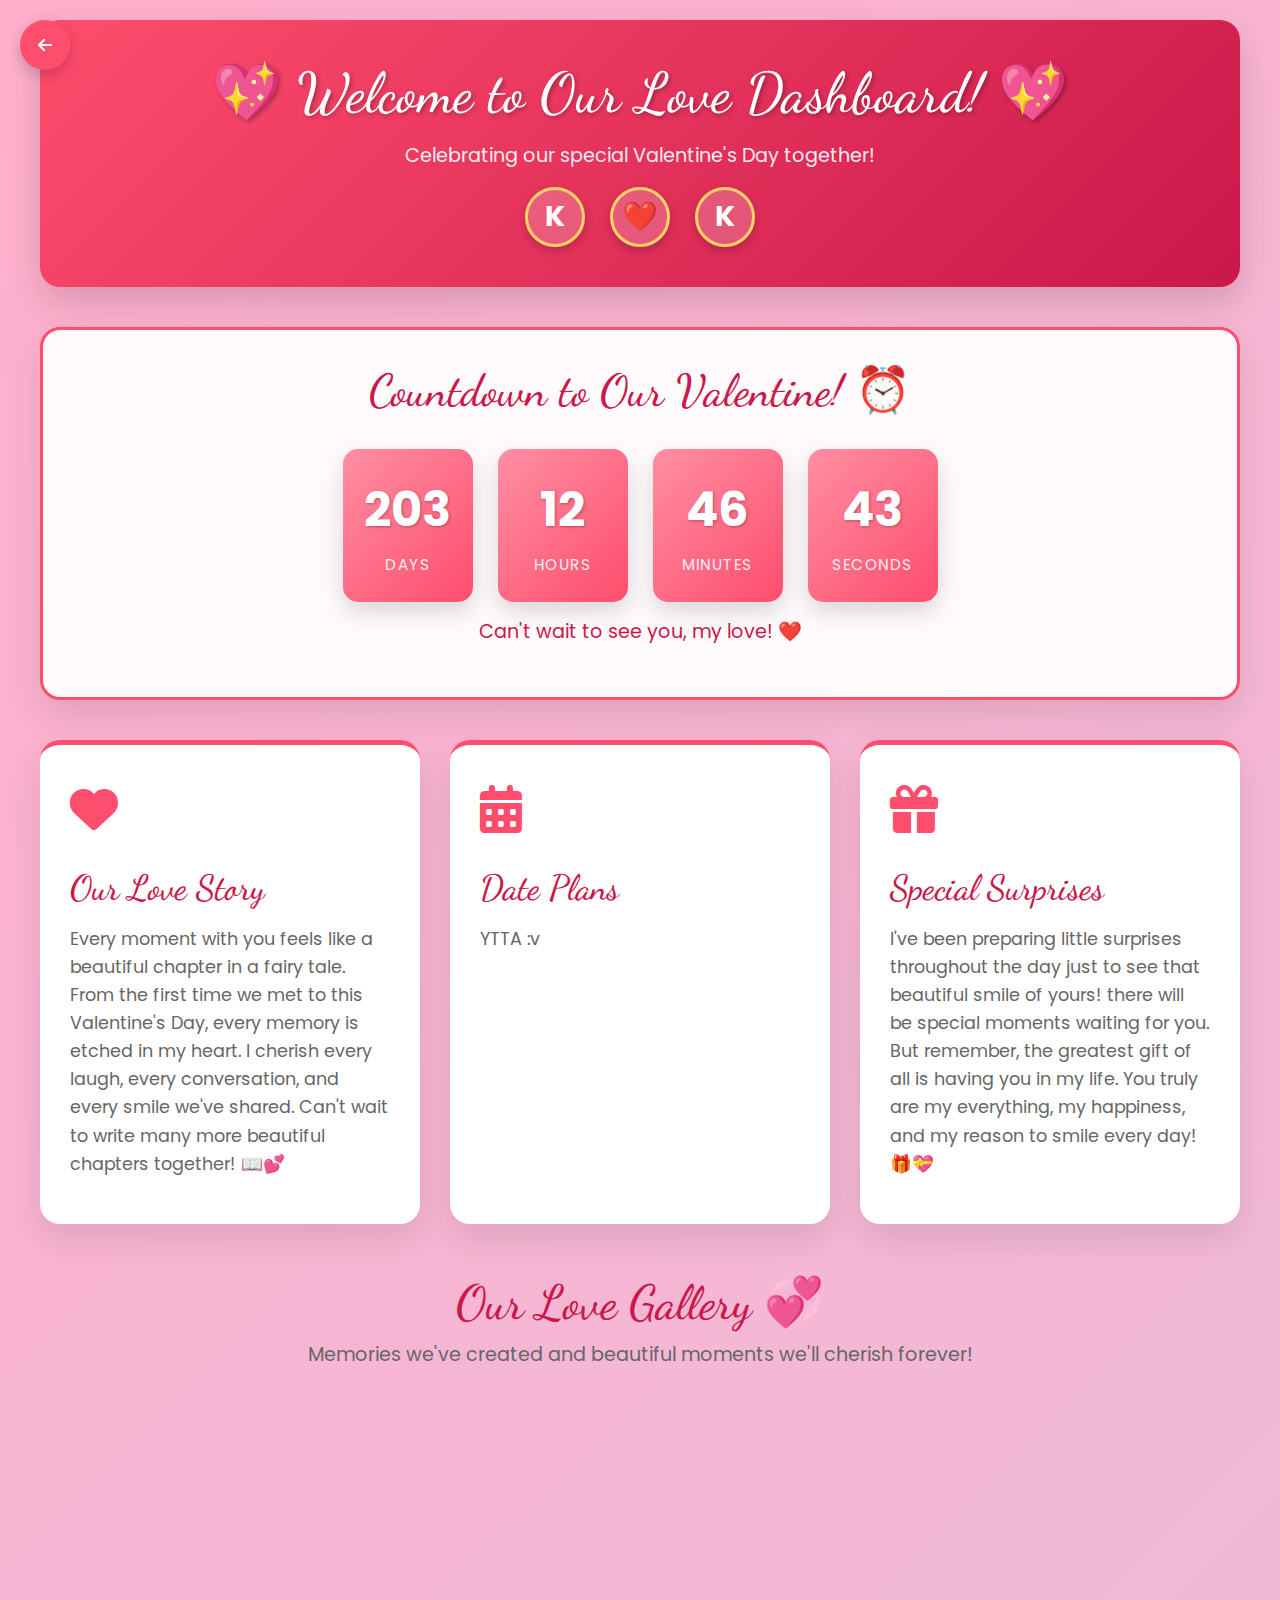
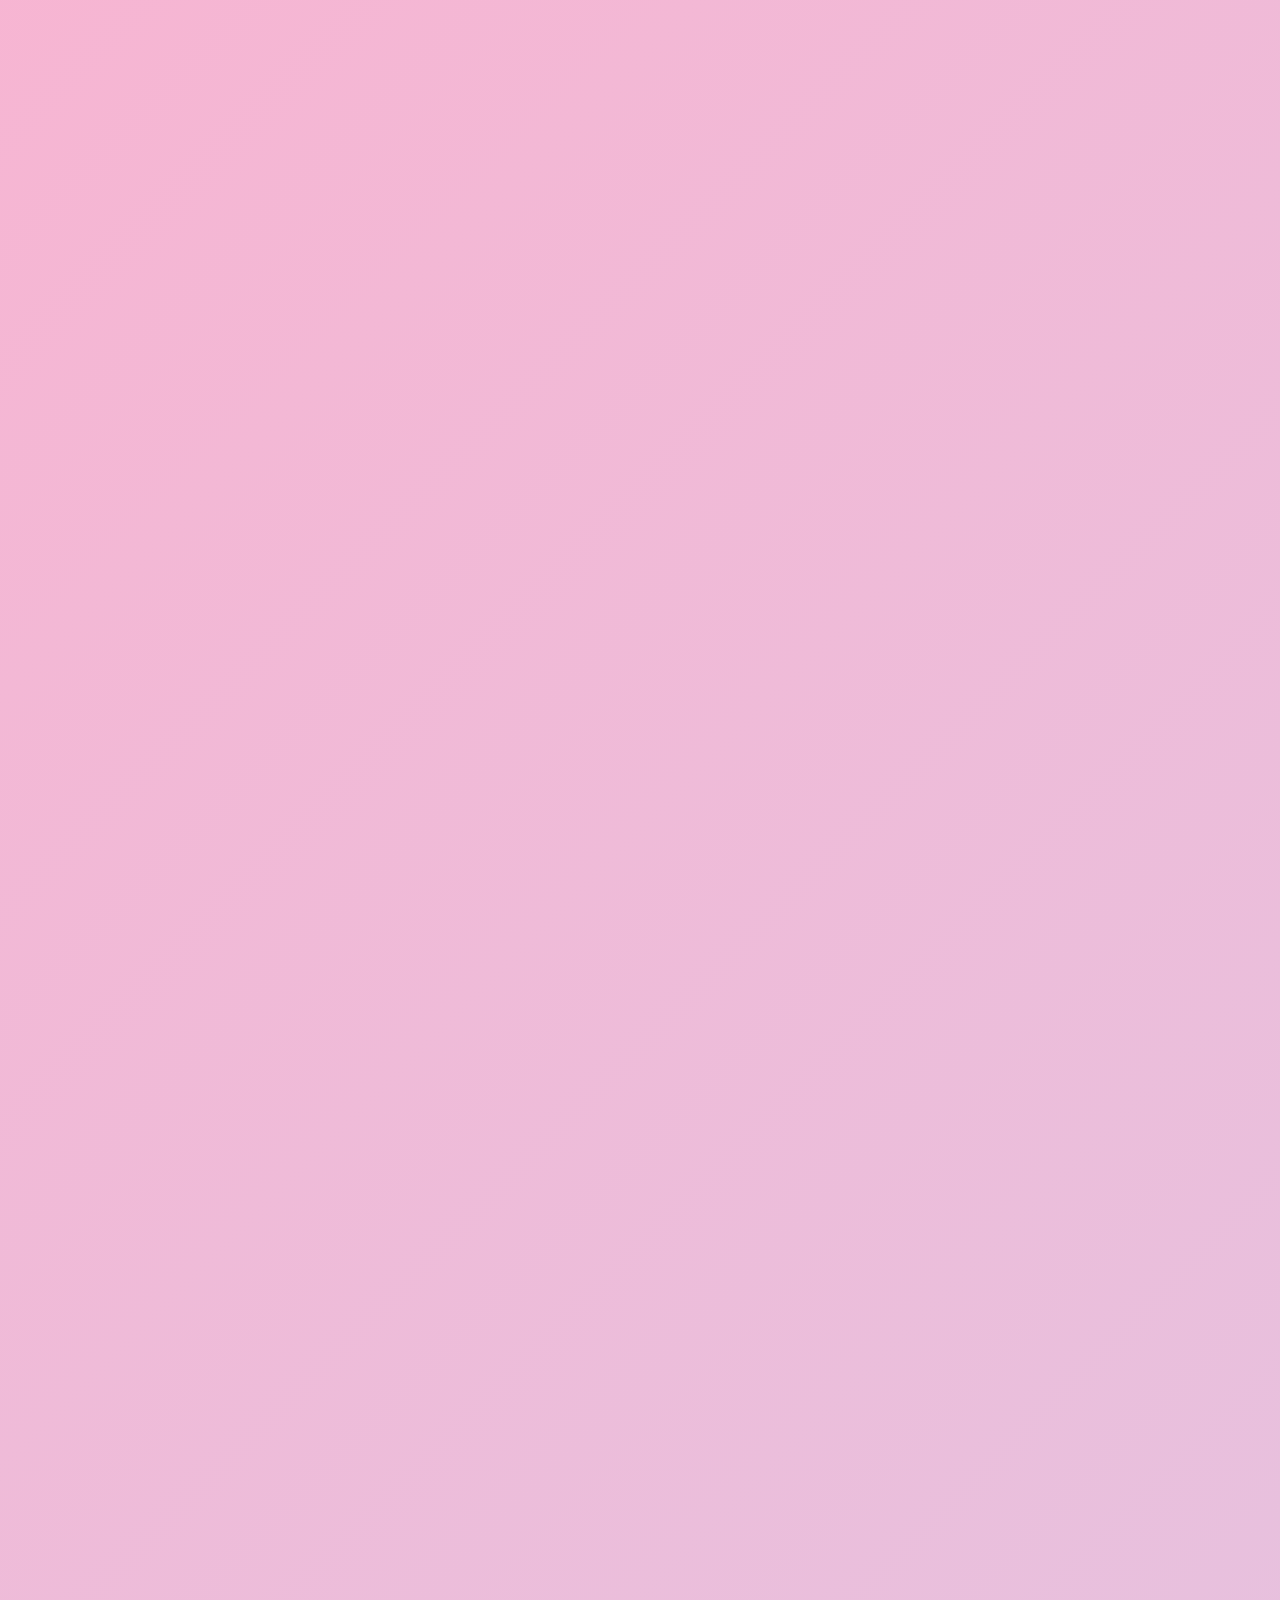
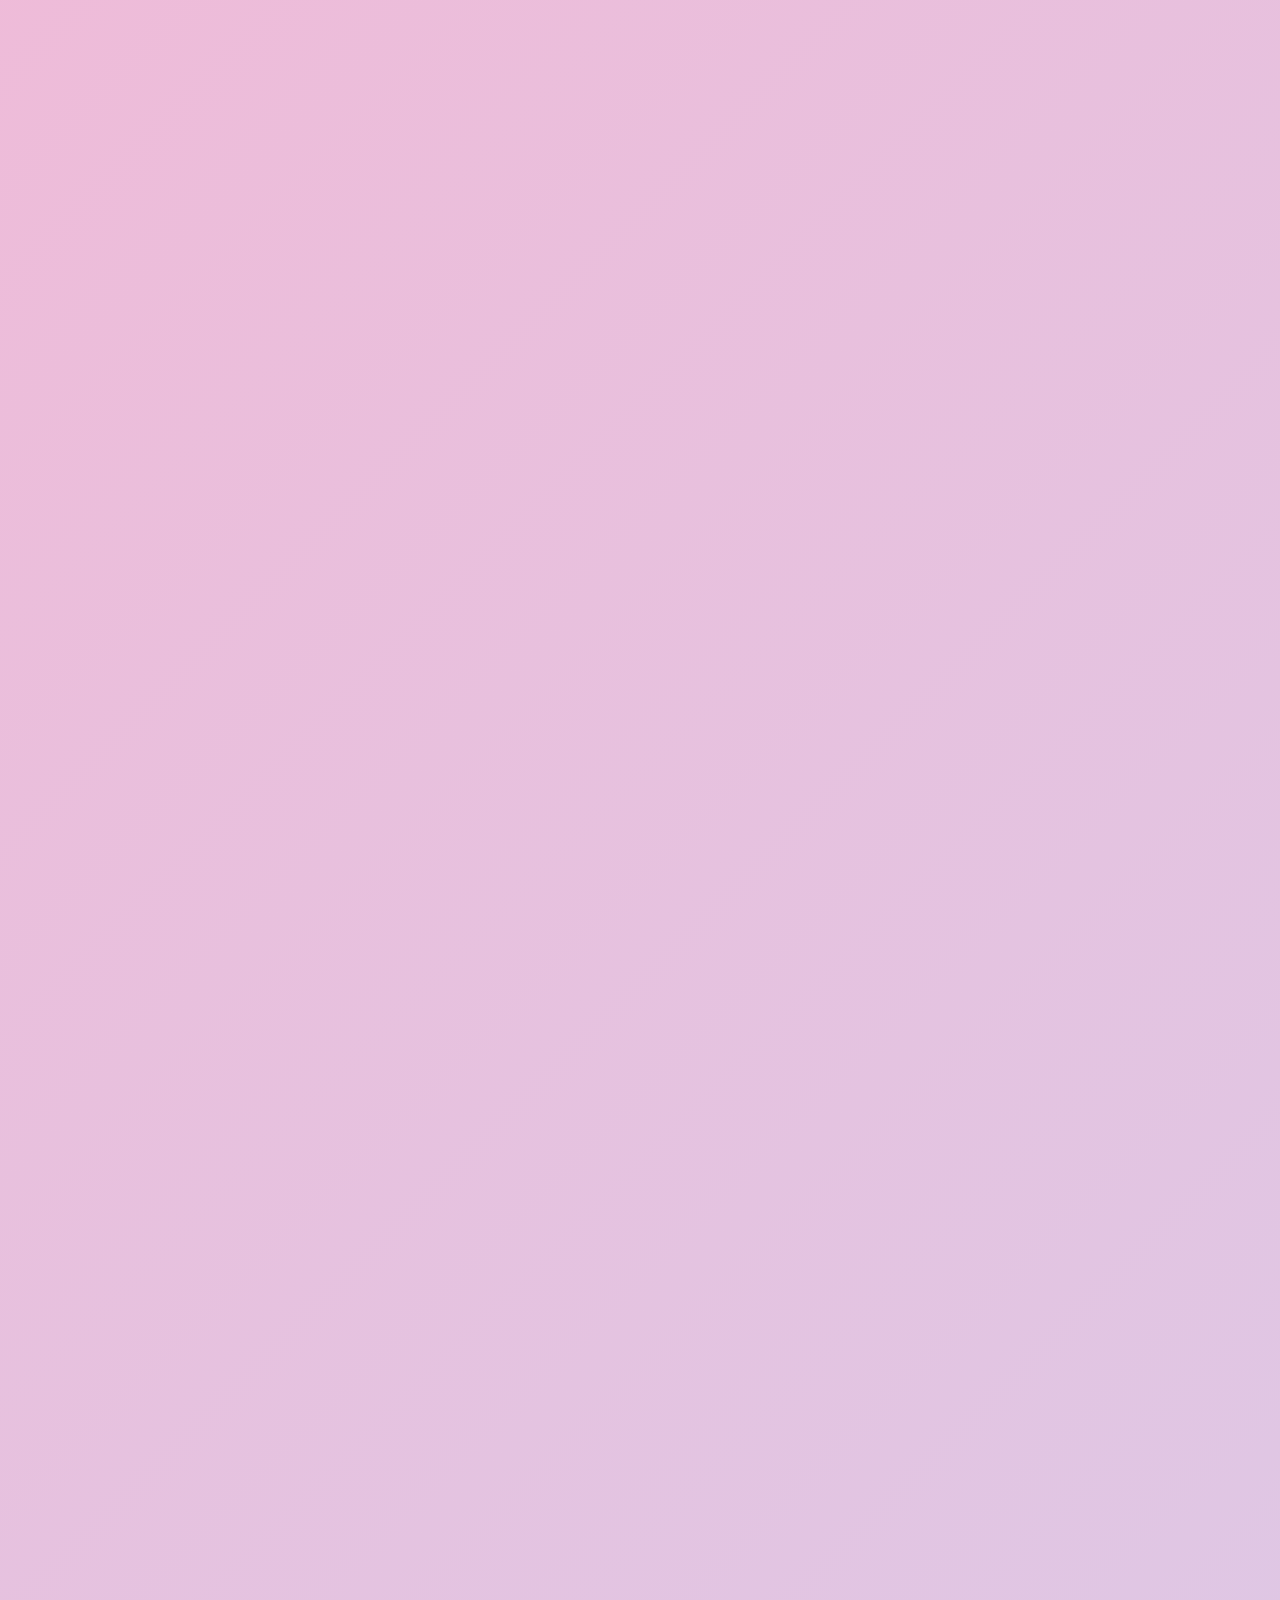
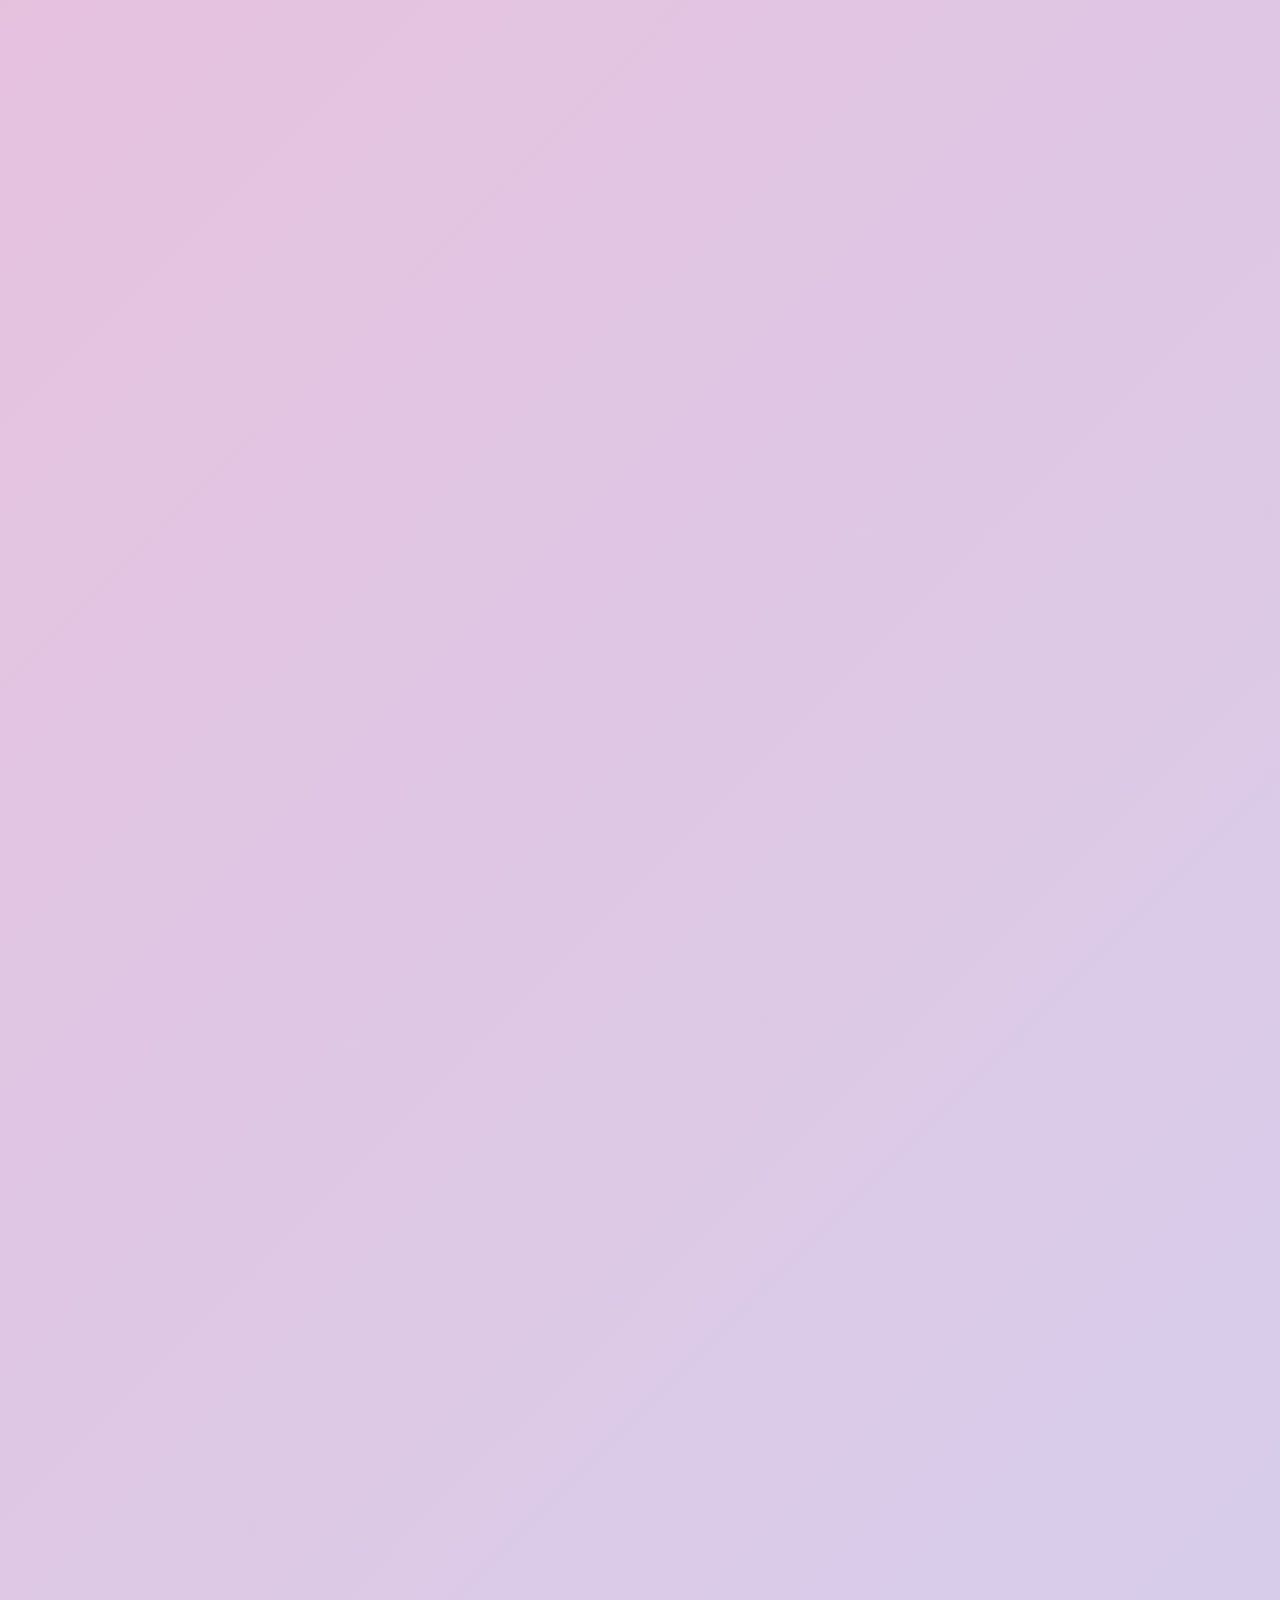
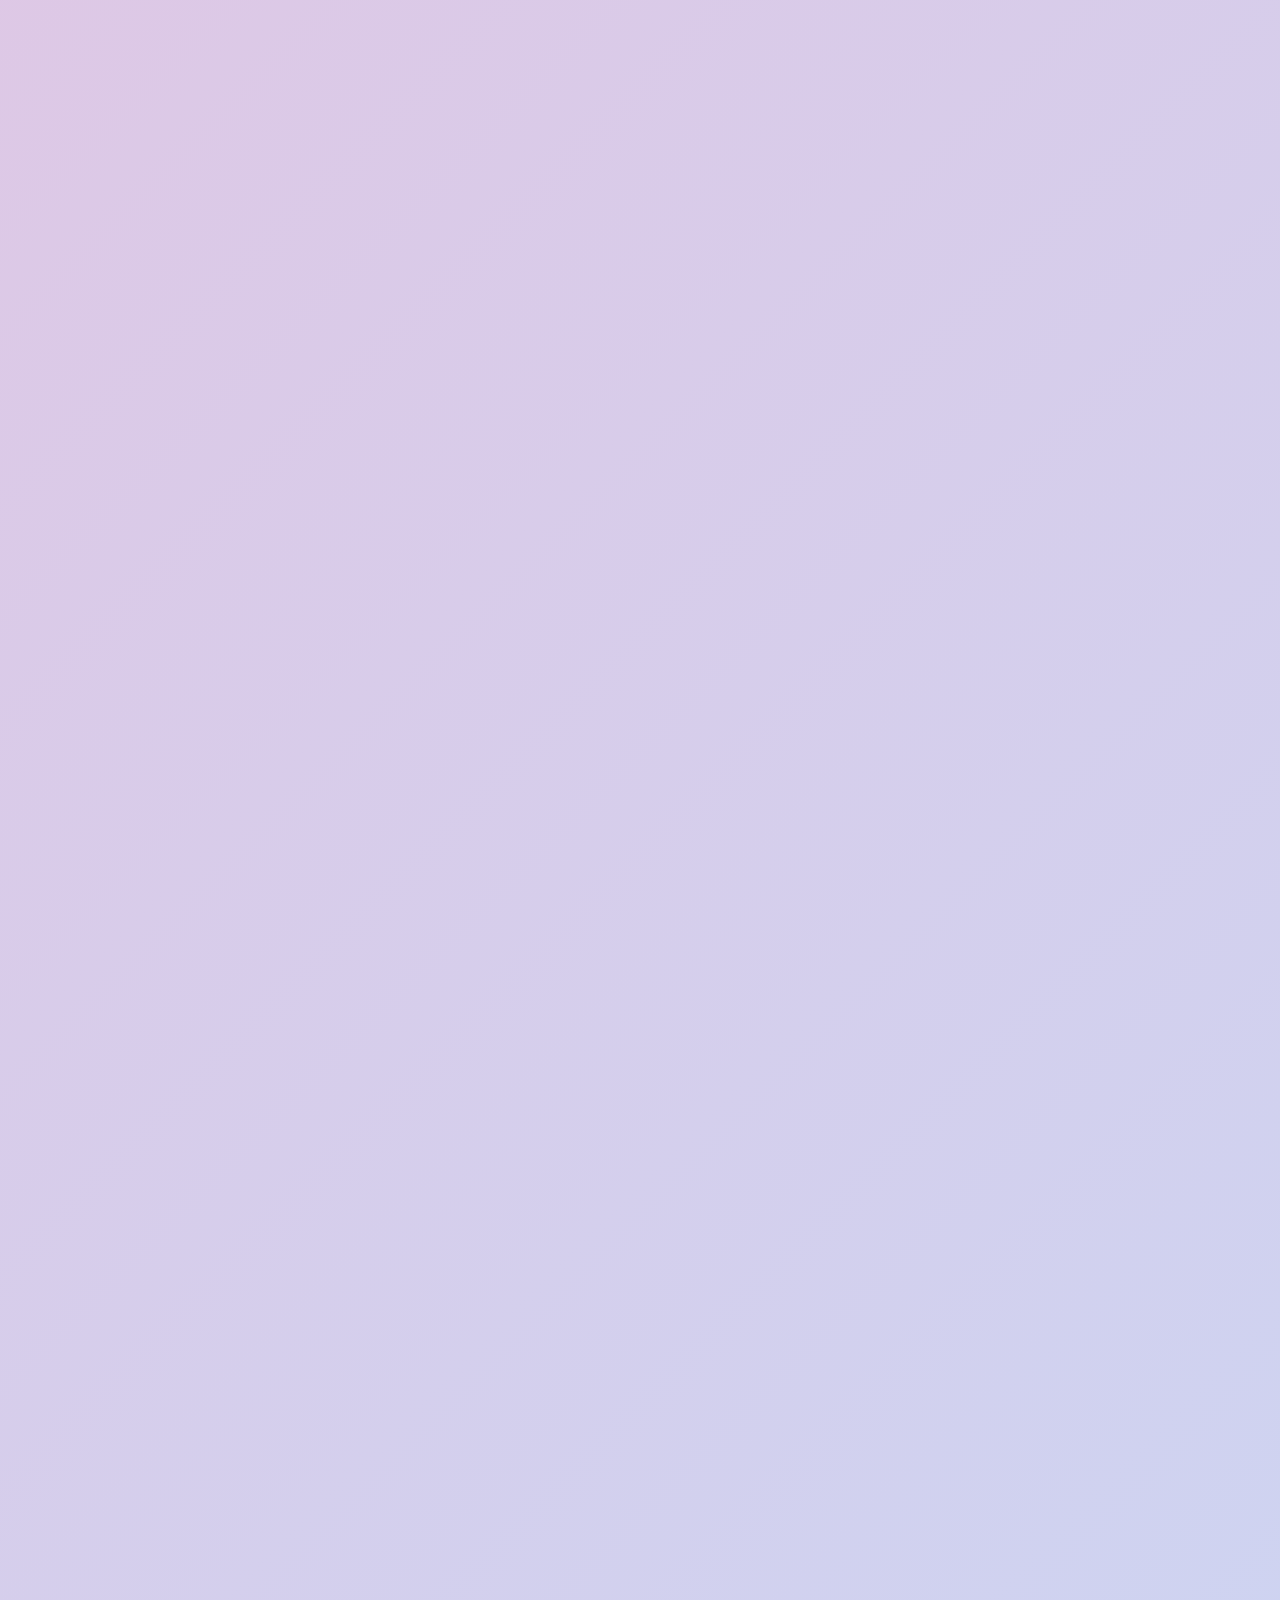
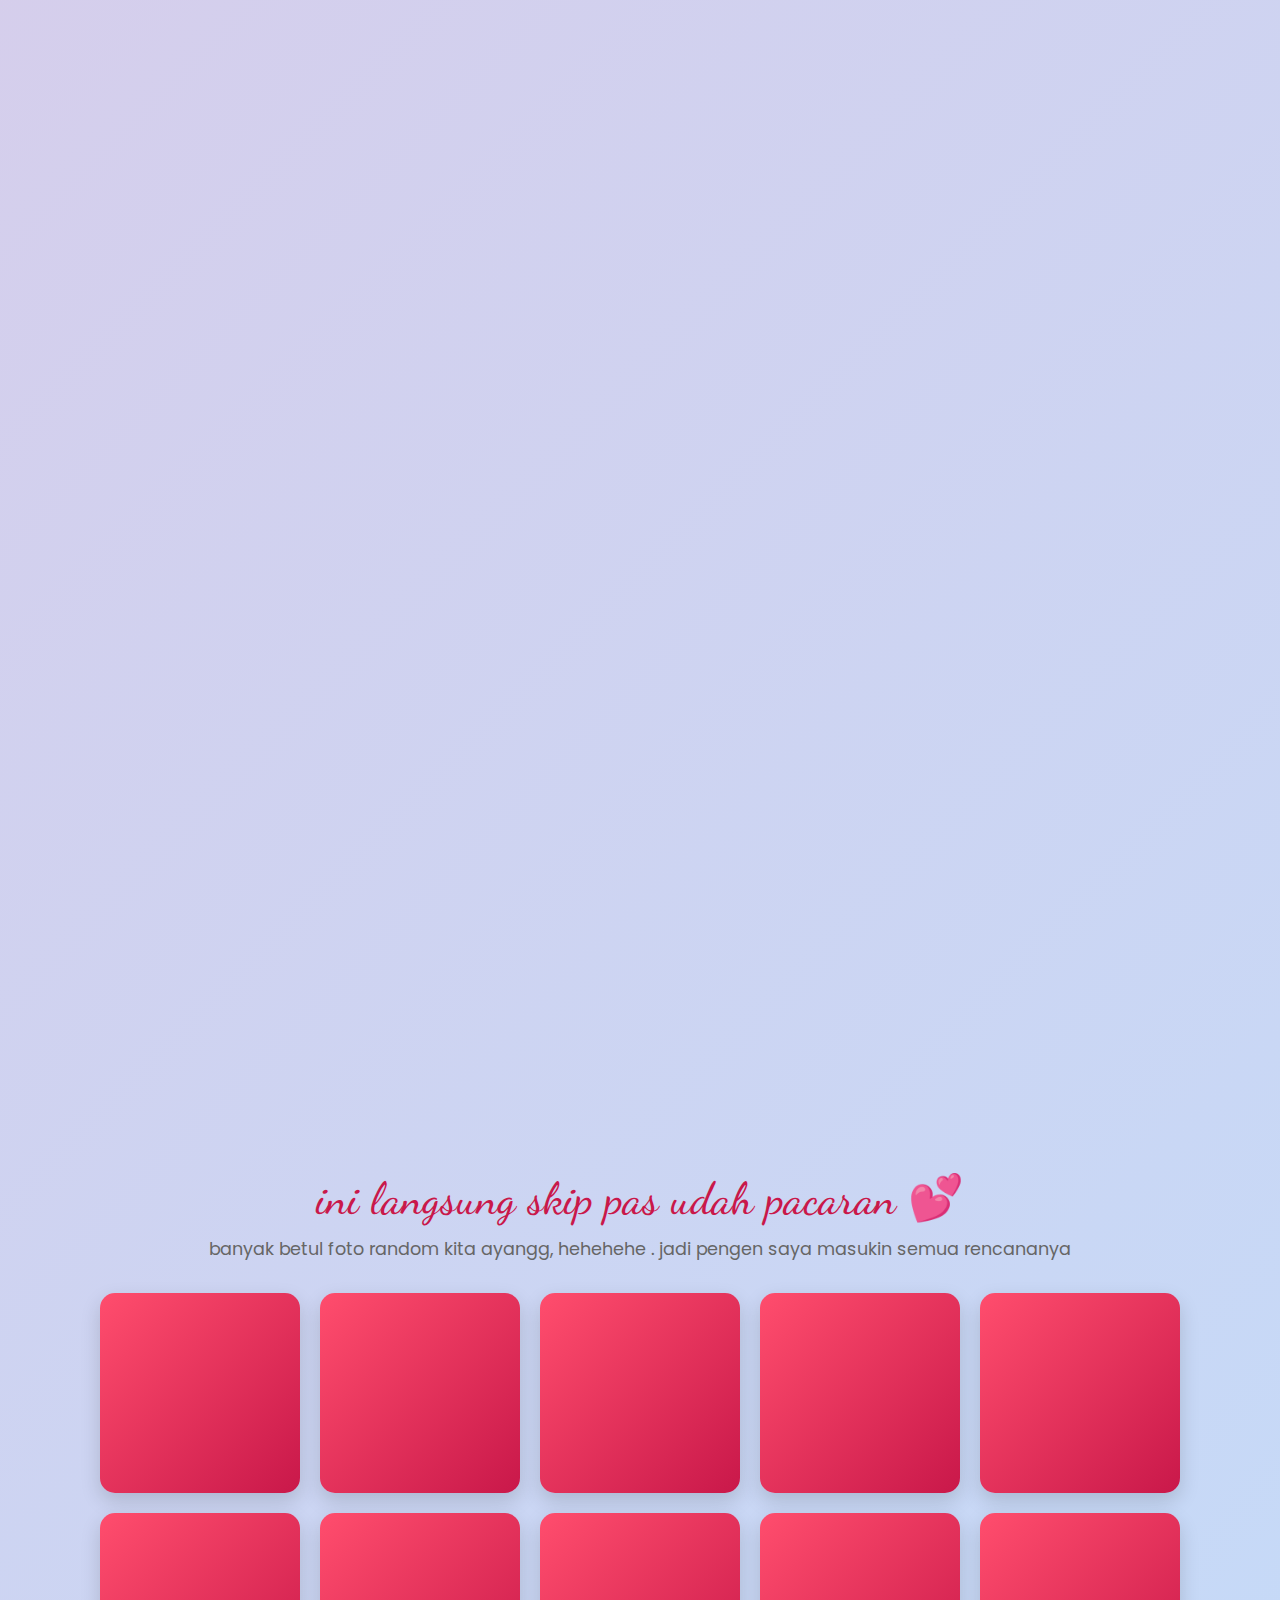
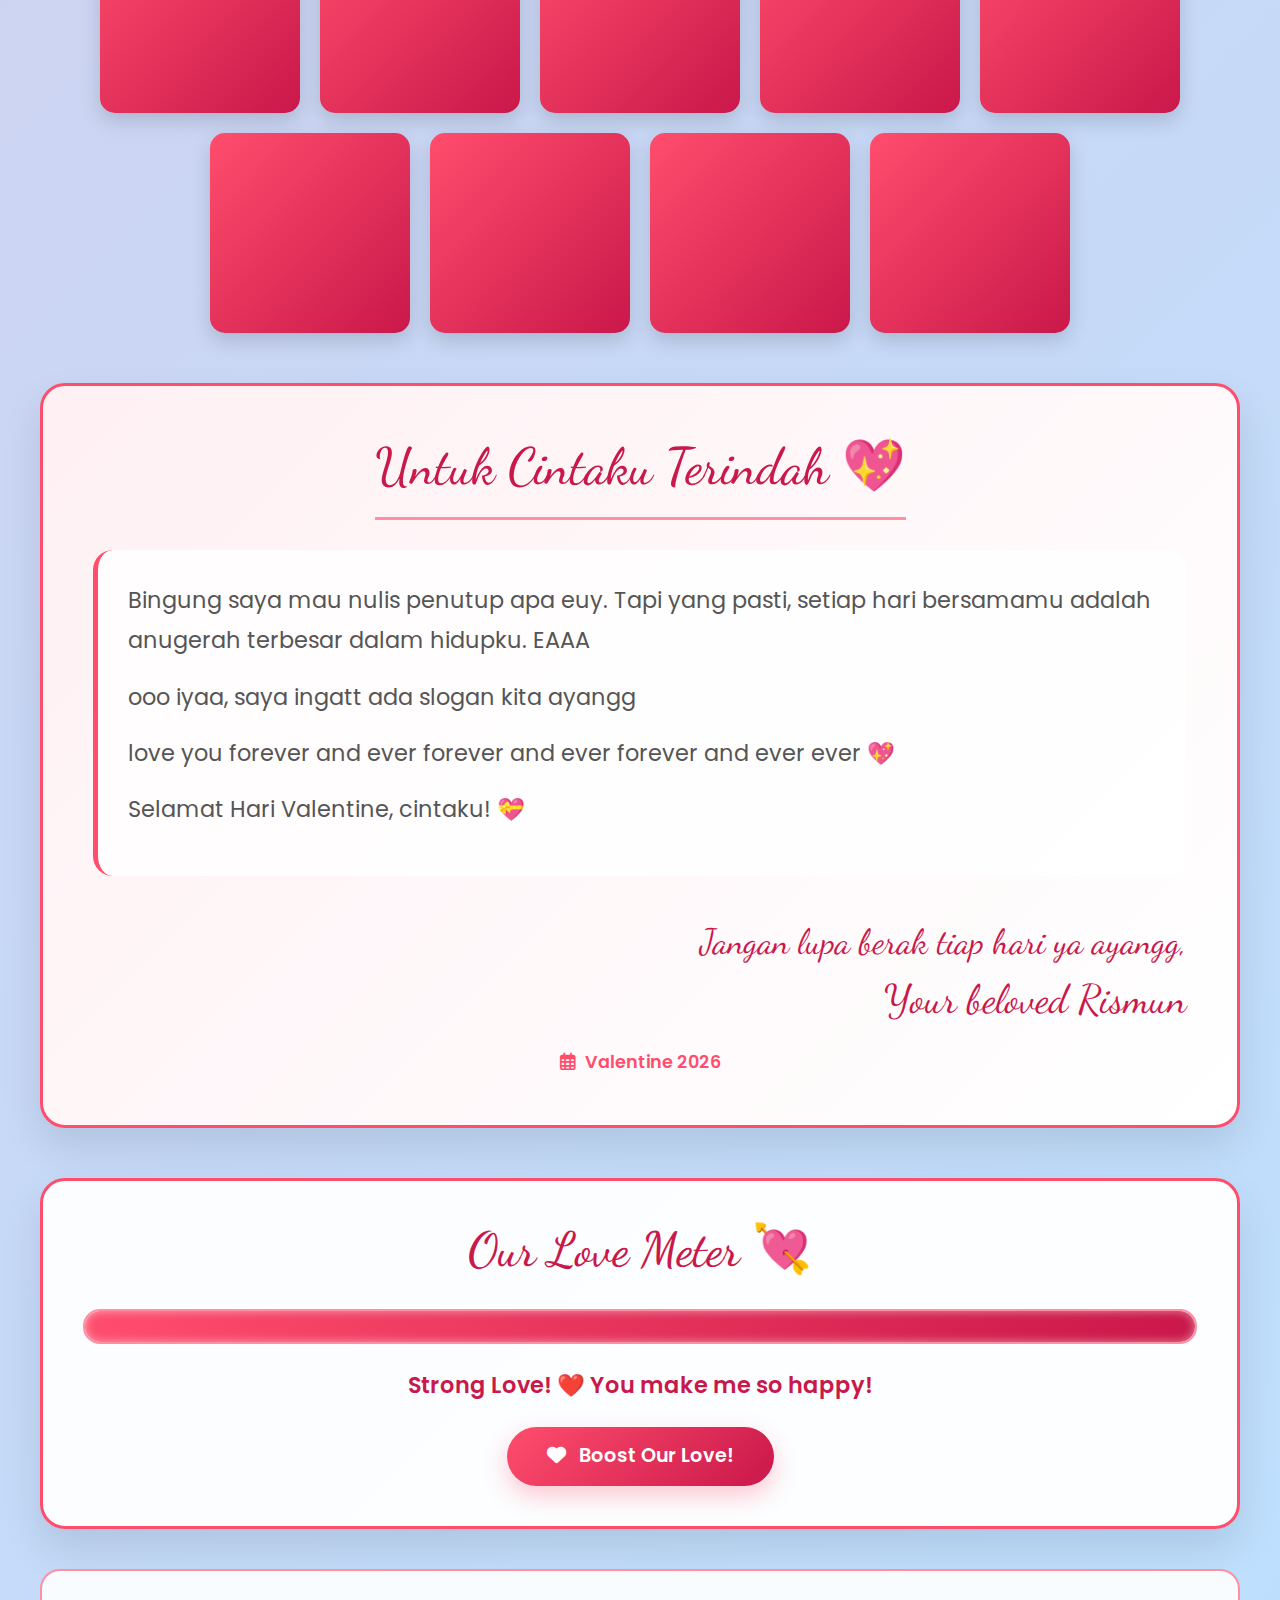
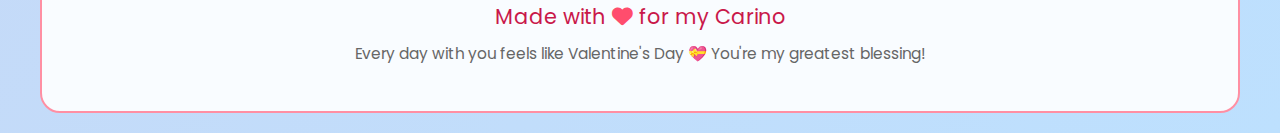
<file: dashboard.html>
<!DOCTYPE html>
<html lang="id">
<head>
    <meta charset="UTF-8">
    <meta name="viewport" content="width=device-width, initial-scale=1.0">
    <title>Our Love Dashboard 💖</title>
    <!-- Bootstrap 5 CSS -->
    <link href="https://cdn.jsdelivr.net/npm/bootstrap@5.3.0-alpha1/dist/css/bootstrap.min.css" rel="stylesheet">
    <!-- Font Awesome -->
    <link rel="stylesheet" href="https://cdnjs.cloudflare.com/ajax/libs/font-awesome/6.4.0/css/all.min.css">
    <!-- Google Fonts -->
    <link href="https://fonts.googleapis.com/css2?family=Dancing+Script:wght@700&family=Poppins:wght@300;400;600&display=swap" rel="stylesheet">
    <style>
        /* Reset & Base */
        * {
            margin: 0;
            padding: 0;
            box-sizing: border-box;
        }
        
        body {
            font-family: 'Poppins', sans-serif;
            background: linear-gradient(135deg, #ffafcc 0%, #bde0fe 100%);
            color: #333;
            min-height: 100vh;
            padding: 20px;
        }
        
        /* Back Button */
        .back-button {
            position: fixed;
            top: 20px;
            left: 20px;
            background: #ff4d6d;
            color: white;
            width: 50px;
            height: 50px;
            border-radius: 50%;
            display: flex;
            align-items: center;
            justify-content: center;
            text-decoration: none;
            box-shadow: 0 5px 15px rgba(0, 0, 0, 0.2);
            z-index: 100;
            transition: all 0.3s ease;
        }
        
        .back-button:hover {
            transform: scale(1.1) translateX(-5px);
            background: #c9184a;
            color: white;
        }
        
        /* Dashboard Container */
        .dashboard-container {
            max-width: 1200px;
            margin: 0 auto;
        }
        
        /* Header */
        .dashboard-header {
            background: linear-gradient(135deg, #ff4d6d, #c9184a);
            padding: 40px 30px;
            text-align: center;
            border-radius: 20px;
            margin-bottom: 40px;
            color: white;
            box-shadow: 0 15px 35px rgba(0, 0, 0, 0.15);
        }
        
        .dashboard-header h1 {
            font-family: 'Dancing Script', cursive;
            font-size: 3.5rem;
            margin-bottom: 15px;
            text-shadow: 2px 2px 4px rgba(0, 0, 0, 0.3);
        }
        
        .dashboard-header p {
            font-size: 1.2rem;
            opacity: 0.9;
        }
        
        .initials-container {
            display: flex;
            justify-content: center;
            gap: 25px;
            margin-top: 20px;
        }
        
        .initial-circle {
            width: 60px;
            height: 60px;
            border-radius: 50%;
            background: rgba(255, 255, 255, 0.2);
            display: flex;
            align-items: center;
            justify-content: center;
            font-size: 1.8rem;
            font-weight: bold;
            color: white;
            border: 3px solid #ffd166;
            box-shadow: 0 4px 10px rgba(0, 0, 0, 0.2);
        }
        
        /* Countdown */
        .countdown-container {
            background: rgba(255, 255, 255, 0.95);
            border-radius: 20px;
            padding: 35px;
            text-align: center;
            margin-bottom: 40px;
            box-shadow: 0 15px 35px rgba(0, 0, 0, 0.1);
            border: 3px solid #ff4d6d;
        }
        
        .countdown-title {
            font-family: 'Dancing Script', cursive;
            font-size: 2.8rem;
            color: #c9184a;
            margin-bottom: 30px;
        }
        
        .countdown-timer {
            display: flex;
            justify-content: center;
            gap: 25px;
            flex-wrap: wrap;
        }
        
        .countdown-item {
            background: linear-gradient(135deg, #ff8fa3, #ff4d6d);
            border-radius: 15px;
            padding: 25px 20px;
            min-width: 130px;
            box-shadow: 0 10px 25px rgba(0, 0, 0, 0.15);
            color: white;
        }
        
        .countdown-number {
            font-size: 3rem;
            font-weight: bold;
            margin-bottom: 8px;
            text-shadow: 1px 1px 3px rgba(0, 0, 0, 0.3);
        }
        
        .countdown-label {
            font-size: 0.95rem;
            text-transform: uppercase;
            letter-spacing: 1.5px;
            opacity: 0.9;
        }
        
        /* Love Cards */
        .dashboard-cards {
            display: grid;
            grid-template-columns: repeat(auto-fit, minmax(350px, 1fr));
            gap: 30px;
            margin-bottom: 50px;
        }
        
        .dashboard-card {
            background: white;
            border-radius: 20px;
            padding: 30px;
            box-shadow: 0 15px 35px rgba(0, 0, 0, 0.1);
            border-top: 5px solid #ff4d6d;
            transition: all 0.4s ease;
        }
        
        .dashboard-card:hover {
            transform: translateY(-10px) scale(1.02);
            box-shadow: 0 25px 50px rgba(0, 0, 0, 0.15);
        }
        
        .card-icon {
            font-size: 3rem;
            color: #ff4d6d;
            margin-bottom: 20px;
        }
        
        .dashboard-card h3 {
            color: #c9184a;
            margin-bottom: 15px;
            font-family: 'Dancing Script', cursive;
            font-size: 2.2rem;
        }
        
        .dashboard-card p {
            color: #666;
            line-height: 1.6;
            font-size: 1.1rem;
        }
        
        /* GALLERY BESAR - Setiap foto satu baris penuh */
        .gallery-container {
            margin-bottom: 50px;
        }
        
        .gallery-title {
            font-family: 'Dancing Script', cursive;
            font-size: 3rem;
            color: #c9184a;
            text-align: center;
            margin-bottom: 10px;
        }
        
        .gallery-subtitle {
            text-align: center;
            color: #666;
            font-size: 1.2rem;
            margin-bottom: 40px;
        }
        
        /* Gallery Item - Satu per baris */
        .gallery-item {
            background: white;
            border-radius: 25px;
            overflow: hidden;
            margin-bottom: 40px;
            box-shadow: 0 20px 40px rgba(0, 0, 0, 0.15);
            transition: transform 0.4s ease;
            border: 3px solid #ff4d6d;
        }
        
        .gallery-item:hover {
            transform: translateY(-5px);
            box-shadow: 0 25px 50px rgba(0, 0, 0, 0.2);
        }
        
        /* GALLERY IMAGE CONTAINER - HEIGHT RELATIF MENGIKUTI FOTO */
        .gallery-img {
            position: relative;
            overflow: hidden;
            background: linear-gradient(135deg, #ff4d6d, #c9184a);
            display: flex;
            align-items: center;
            justify-content: center;
            padding: 20px;
            min-height: 200px; /* Minimum height */
        }
        
        /* CONTAINER UNTUK MENAMPUNG GAMBAR DENGAN ASPECT RATIO ASLI */
        .gallery-img-container {
            width: 100%;
            display: flex;
            align-items: center;
            justify-content: center;
        }
        
        /* GAMBAR DENGAN ASPECT RATIO ASLI - HEIGHT MENGIKUTI FOTO */
        .gallery-img-container img {
            width: auto;
            max-width: 100%;
            height: auto;
            max-height: 600px; /* Maximum height untuk desktop */
            object-fit: contain;
            object-position: center;
            border-radius: 15px;
            box-shadow: 0 10px 30px rgba(0, 0, 0, 0.2);
            display: block;
        }
        
        /* BACKGROUND UNTUK AREA KOSONG */
        .gallery-img {
            background: linear-gradient(135deg, #ff4d6d, #c9184a, #ff8fa3);
            background-size: 400% 400%;
            animation: gradientBG 15s ease infinite;
        }
        
        @keyframes gradientBG {
            0% { background-position: 0% 50%; }
            50% { background-position: 100% 50%; }
            100% { background-position: 0% 50%; }
        }
        
        /* Fallback untuk gambar yang tidak tersedia */
        .gallery-img i {
            position: absolute;
            top: 50%;
            left: 50%;
            transform: translate(-50%, -50%);
            font-size: 8rem;
            color: white;
            opacity: 0.7;
            filter: drop-shadow(0 5px 15px rgba(0, 0, 0, 0.3));
            animation: floatIcon 3s ease-in-out infinite;
            display: none;
        }
        
        /* Tampilkan ikon jika tidak ada gambar */
        .gallery-img-container:empty + i {
            display: block;
        }
        
        .gallery-img:not(:has(.gallery-img-container img)) i {
            display: block;
        }
        
        @keyframes floatIcon {
            0%, 100% { transform: translate(-50%, -50%) scale(1); }
            50% { transform: translate(-50%, -60%) scale(1.05); }
        }
        
        /* Bagian Deskripsi Besar */
        .gallery-description {
            padding: 40px;
            background: linear-gradient(135deg, #fff0f3, white);
        }
        
        .gallery-description h4 {
            color: #c9184a;
            margin-bottom: 20px;
            font-family: 'Dancing Script', cursive;
            font-size: 2.8rem;
            border-bottom: 3px solid #ff8fa3;
            padding-bottom: 15px;
            display: inline-block;
        }
        
        .gallery-description p {
            color: #555;
            font-size: 1.3rem;
            line-height: 1.8;
            margin-bottom: 25px;
        }
        
        .gallery-date {
            display: flex;
            align-items: center;
            gap: 10px;
            color: #ff4d6d;
            font-weight: 600;
            font-size: 1.1rem;
        }
        
        /* MINI GALLERY - UKURAN MENGIKUTI FOTO */
        .mini-gallery-container {
            margin-bottom: 50px;
        }

        .mini-gallery-title {
            font-family: 'Dancing Script', cursive;
            font-size: 2.8rem;
            color: #c9184a;
            text-align: center;
            margin-bottom: 10px;
        }

        .mini-gallery-subtitle {
            text-align: center;
            color: #666;
            font-size: 1.1rem;
            margin-bottom: 30px;
        }

        /* GRID FLEXIBLE - MENYESUAIKAN UKURAN FOTO */
        .mini-gallery-grid {
            display: flex;
            flex-wrap: wrap;
            gap: 20px;
            justify-content: center;
            margin-bottom: 40px;
        }

        .mini-gallery-item {
            position: relative;
            border-radius: 15px;
            overflow: hidden;
            box-shadow: 0 8px 20px rgba(0, 0, 0, 0.15);
            transition: all 0.4s ease;
            background: linear-gradient(135deg, #ff4d6d, #c9184a);
            flex: 0 0 auto; /* Tidak flex, ukuran mengikuti konten */
        }

        /* UKURAN DASAR BERDASARKAN ASPECT RATIO */
        .mini-gallery-item.portrait {
            width: 180px;
            height: 240px;
        }

        .mini-gallery-item.landscape {
            width: 240px;
            height: 180px;
        }

        .mini-gallery-item.square {
            width: 200px;
            height: 200px;
        }

        /* Default square jika belum terdeteksi */
        .mini-gallery-item:not(.portrait):not(.landscape):not(.square) {
            width: 200px;
            height: 200px;
        }

        /* GAMBAR MENYESUAIKAN CONTAINER */
        .mini-gallery-img {
            width: 100%;
            height: 100%;
            object-fit: cover;
            object-position: center;
            transition: transform 0.5s ease;
            display: block;
        }

        .mini-gallery-item:hover {
            transform: translateY(-8px) scale(1.05);
            box-shadow: 0 15px 30px rgba(0, 0, 0, 0.25);
            z-index: 10;
        }

        .mini-gallery-item:hover .mini-gallery-img {
            transform: scale(1.1);
        }

        /* Fallback icon untuk mini gallery */
        .mini-gallery-item i {
            position: absolute;
            top: 50%;
            left: 50%;
            transform: translate(-50%, -50%);
            font-size: 2.5rem;
            color: white;
            opacity: 0.7;
            z-index: 1;
        }

        /* Overlay untuk efek hover */
        .mini-gallery-overlay {
            position: absolute;
            top: 0;
            left: 0;
            width: 100%;
            height: 100%;
            background: rgba(201, 24, 74, 0.3);
            opacity: 0;
            transition: opacity 0.3s ease;
            display: flex;
            align-items: center;
            justify-content: center;
            border-radius: 15px;
        }

        .mini-gallery-item:hover .mini-gallery-overlay {
            opacity: 1;
        }

        .overlay-heart {
            font-size: 2rem;
            color: white;
            animation: pulseHeart 1.5s infinite;
        }

        @keyframes pulseHeart {
            0%, 100% { transform: scale(1); }
            50% { transform: scale(1.2); }
        }
        
        /* AREA PENUTUP */
        .closure-container {
            background: linear-gradient(135deg, #fff0f3, white);
            border-radius: 25px;
            padding: 50px;
            margin-bottom: 50px;
            box-shadow: 0 20px 40px rgba(0, 0, 0, 0.1);
            border: 3px solid #ff4d6d;
            text-align: center;
        }

        .closure-title {
            font-family: 'Dancing Script', cursive;
            font-size: 3.2rem;
            color: #c9184a;
            margin-bottom: 30px;
            border-bottom: 3px solid #ff8fa3;
            padding-bottom: 20px;
            display: inline-block;
        }

        .closure-message {
            font-size: 1.4rem;
            line-height: 1.8;
            color: #555;
            margin-bottom: 40px;
            text-align: left;
            background: rgba(255, 255, 255, 0.8);
            padding: 30px;
            border-radius: 20px;
            border-left: 5px solid #ff4d6d;
        }

        .closure-signature {
            text-align: right;
            font-family: 'Dancing Script', cursive;
            font-size: 2.2rem;
            color: #c9184a;
            margin-top: 30px;
        }

        .closure-date {
            color: #ff4d6d;
            font-weight: 600;
            margin-top: 20px;
            display: flex;
            align-items: center;
            justify-content: center;
            gap: 10px;
            font-size: 1.1rem;
        }
        
        /* Love Meter */
        .love-meter {
            background: rgba(255, 255, 255, 0.95);
            border-radius: 25px;
            padding: 40px;
            text-align: center;
            box-shadow: 0 20px 40px rgba(0, 0, 0, 0.1);
            margin-bottom: 40px;
            border: 3px solid #ff4d6d;
        }
        
        .meter-title {
            font-family: 'Dancing Script', cursive;
            font-size: 3rem;
            color: #c9184a;
            margin-bottom: 30px;
        }
        
        .meter-bar {
            height: 35px;
            background: #e0e0e0;
            border-radius: 17px;
            overflow: hidden;
            margin-bottom: 25px;
            border: 2px solid #ff8fa3;
        }
        
        .meter-fill {
            height: 100%;
            background: linear-gradient(90deg, #ff4d6d, #c9184a);
            border-radius: 17px;
            width: 100%;
            transition: width 1s ease;
            box-shadow: inset 0 0 10px rgba(255, 255, 255, 0.5);
        }
        
        #loveMessage {
            color: #c9184a;
            font-size: 1.4rem;
            margin-bottom: 25px;
            font-weight: 600;
        }
        
        .btn-love {
            background: linear-gradient(135deg, #ff4d6d, #c9184a);
            color: white;
            border: none;
            padding: 15px 40px;
            border-radius: 30px;
            font-weight: 600;
            font-size: 1.2rem;
            cursor: pointer;
            transition: all 0.3s ease;
            box-shadow: 0 10px 25px rgba(255, 77, 109, 0.3);
        }
        
        .btn-love:hover {
            transform: scale(1.05);
            box-shadow: 0 15px 30px rgba(255, 77, 109, 0.4);
        }
        
        /* Footer */
        .dashboard-footer {
            text-align: center;
            padding: 30px;
            color: #666;
            font-size: 1.1rem;
            background: rgba(255, 255, 255, 0.9);
            border-radius: 20px;
            margin-top: 30px;
            border: 2px solid #ff8fa3;
        }
        
        .dashboard-footer p:first-child {
            font-size: 1.3rem;
            color: #c9184a;
            margin-bottom: 10px;
        }
        
        /* Responsive */
        @media (max-width: 1200px) {
            .gallery-img-container img {
                max-height: 550px;
            }
            
            .mini-gallery-item.portrait {
                width: 160px;
                height: 210px;
            }
            
            .mini-gallery-item.landscape {
                width: 210px;
                height: 160px;
            }
            
            .mini-gallery-item.square {
                width: 180px;
                height: 180px;
            }
            
            .mini-gallery-item:not(.portrait):not(.landscape):not(.square) {
                width: 180px;
                height: 180px;
            }
        }
        
        @media (max-width: 992px) {
            .dashboard-header h1 {
                font-size: 2.8rem;
            }
            
            .dashboard-cards {
                grid-template-columns: 1fr;
            }
            
            .gallery-img-container img {
                max-height: 500px;
            }
            
            .gallery-img i {
                font-size: 6rem;
            }
            
            .gallery-description {
                padding: 30px;
            }
            
            .gallery-description h4 {
                font-size: 2.3rem;
            }
            
            .gallery-description p {
                font-size: 1.1rem;
            }
            
            .mini-gallery-item.portrait {
                width: 140px;
                height: 190px;
            }
            
            .mini-gallery-item.landscape {
                width: 190px;
                height: 140px;
            }
            
            .mini-gallery-item.square {
                width: 160px;
                height: 160px;
            }
            
            .mini-gallery-item:not(.portrait):not(.landscape):not(.square) {
                width: 160px;
                height: 160px;
            }
        }
        
        @media (max-width: 768px) {
            .dashboard-header {
                padding: 30px 20px;
            }
            
            .dashboard-header h1 {
                font-size: 2.3rem;
            }
            
            .countdown-title {
                font-size: 2.2rem;
            }
            
            .countdown-item {
                min-width: 100px;
                padding: 20px 15px;
            }
            
            .countdown-number {
                font-size: 2.5rem;
            }
            
            .gallery-img-container img {
                max-height: 450px;
            }
            
            .gallery-img i {
                font-size: 5rem;
            }
            
            .gallery-description {
                padding: 25px;
            }
            
            .gallery-description h4 {
                font-size: 2rem;
            }
            
            .meter-title {
                font-size: 2.3rem;
            }
            
            .mini-gallery-grid {
                gap: 15px;
            }
            
            .mini-gallery-item.portrait {
                width: 120px;
                height: 160px;
            }
            
            .mini-gallery-item.landscape {
                width: 160px;
                height: 120px;
            }
            
            .mini-gallery-item.square {
                width: 140px;
                height: 140px;
            }
            
            .mini-gallery-item:not(.portrait):not(.landscape):not(.square) {
                width: 140px;
                height: 140px;
            }
            
            .closure-container {
                padding: 30px 20px;
            }
            
            .closure-title {
                font-size: 2.5rem;
            }
            
            .closure-message {
                font-size: 1.2rem;
                padding: 20px;
            }
            
            .back-button {
                width: 45px;
                height: 45px;
                top: 15px;
                left: 15px;
            }
        }
        
        @media (max-width: 576px) {
            body {
                padding: 15px;
            }
            
            .dashboard-header h1 {
                font-size: 1.8rem;
            }
            
            .initial-circle {
                width: 50px;
                height: 50px;
                font-size: 1.5rem;
            }
            
            .countdown-timer {
                gap: 15px;
            }
            
            .countdown-item {
                min-width: 80px;
                padding: 15px 10px;
            }
            
            .countdown-number {
                font-size: 2rem;
            }
            
            .dashboard-card {
                padding: 25px;
            }
            
            .gallery-img-container img {
                max-height: 400px;
            }
            
            .gallery-img i {
                font-size: 4rem;
            }
            
            .gallery-description {
                padding: 20px;
            }
            
            .gallery-description h4 {
                font-size: 1.8rem;
            }
            
            .gallery-description p {
                font-size: 1rem;
            }
            
            .mini-gallery-grid {
                gap: 12px;
            }
            
            .mini-gallery-item.portrait {
                width: 100px;
                height: 135px;
            }
            
            .mini-gallery-item.landscape {
                width: 135px;
                height: 100px;
            }
            
            .mini-gallery-item.square {
                width: 120px;
                height: 120px;
            }
            
            .mini-gallery-item:not(.portrait):not(.landscape):not(.square) {
                width: 120px;
                height: 120px;
            }
            
            .mini-gallery-title {
                font-size: 2.3rem;
            }
            
            .mini-gallery-item i {
                font-size: 2rem;
            }
            
            .closure-message {
                font-size: 1.1rem;
            }
            
            .closure-signature {
                font-size: 1.8rem;
            }
            
            .love-meter {
                padding: 30px 20px;
            }
        }
        
        @media (max-width: 400px) {
            .gallery-img-container img {
                max-height: 350px;
            }
            
            .gallery-img {
                padding: 15px;
                min-height: 150px;
            }
            
            .mini-gallery-grid {
                gap: 10px;
            }
            
            .mini-gallery-item.portrait {
                width: 85px;
                height: 115px;
            }
            
            .mini-gallery-item.landscape {
                width: 115px;
                height: 85px;
            }
            
            .mini-gallery-item.square {
                width: 100px;
                height: 100px;
            }
            
            .mini-gallery-item:not(.portrait):not(.landscape):not(.square) {
                width: 100px;
                height: 100px;
            }
        }
    </style>
</head>
<body>
    <!-- Back Button -->
    <a href="./index.html" class="back-button" title="Kembali ke halaman utama">
        <i class="fas fa-arrow-left"></i>
    </a>
    
    <!-- Dashboard Container -->
    <div class="dashboard-container">
        <!-- Header -->
        <div class="dashboard-header">
            <h1>💖 Welcome to Our Love Dashboard! 💖</h1>
            <p class="mb-0">Celebrating our special Valentine's Day together!</p>
            <div class="initials-container mt-3">
                <div class="initial-circle">K</div>
                <div class="initial-circle">❤️</div>
                <div class="initial-circle">K</div>
            </div>
        </div>
        
        <!-- Countdown -->
        <div class="countdown-container">
            <h2 class="countdown-title">Countdown to Our Valentine! ⏰</h2>
            <div class="countdown-timer" id="countdownTimer">
                <div class="countdown-item">
                    <div class="countdown-number" id="days">00</div>
                    <div class="countdown-label">Days</div>
                </div>
                <div class="countdown-item">
                    <div class="countdown-number" id="hours">00</div>
                    <div class="countdown-label">Hours</div>
                </div>
                <div class="countdown-item">
                    <div class="countdown-number" id="minutes">00</div>
                    <div class="countdown-label">Minutes</div>
                </div>
                <div class="countdown-item">
                    <div class="countdown-number" id="seconds">00</div>
                    <div class="countdown-label">Seconds</div>
                </div>
            </div>
            <p class="mt-3" style="color: #c9184a; font-size: 1.2rem;">Can't wait to see you, my love! ❤️</p>
        </div>
        
        <!-- Love Cards -->
        <div class="dashboard-cards">
            <div class="dashboard-card">
                <div class="card-icon">
                    <i class="fas fa-heart"></i>
                </div>
                <h3>Our Love Story</h3>
                <p>Every moment with you feels like a beautiful chapter in a fairy tale. From the first time we met to this Valentine's Day, every memory is etched in my heart. I cherish every laugh, every conversation, and every smile we've shared. Can't wait to write many more beautiful chapters together! 📖💕</p>
            </div>
            
            <div class="dashboard-card">
                <div class="card-icon">
                    <i class="fas fa-calendar-alt"></i>
                </div>
                <h3>Date Plans</h3>
                <p>YTTA :v</p>
            </div>
            
            <div class="dashboard-card">
                <div class="card-icon">
                    <i class="fas fa-gift"></i>
                </div>
                <h3>Special Surprises</h3>
                <p>I've been preparing little surprises throughout the day just to see that beautiful smile of yours! there will be special moments waiting for you. But remember, the greatest gift of all is having you in my life. You truly are my everything, my happiness, and my reason to smile every day! 🎁💝</p>
            </div>
        </div>
        
        <!-- PHOTO GALLERY BESAR - Setiap foto satu baris penuh -->
        <div class="gallery-container">
            <h2 class="gallery-title">Our Love Gallery 💞</h2>
            <p class="gallery-subtitle">Memories we've created and beautiful moments we'll cherish forever!</p>
            
            <!-- Photo 1 - Full Width -->
            <div class="gallery-item">
                <div class="gallery-img">
                    <div class="gallery-img-container">
                        <img src="./assets/gallery/photo1.jpeg" alt="Foto pertama kita bersama" onerror="this.onerror=null; this.style.display='none';" loading="lazy">
                    </div>
                    <i class="fas fa-heart"></i>
                </div>
                <div class="gallery-description">
                    <h4>First Photo 💕</h4>
                    <p>Pertama kali foto ama ayang di Valentine 2023. waktu itu saya kaget kok tiba tiba kania ajak foto saya ya</p>
                    <div class="gallery-date">
                        <i class="far fa-calendar-alt"></i>
                        <span>Lohhhhh Kagettttt</span>
                    </div>
                </div>
            </div>
            
            <!-- Photo 2 - Full Width -->
            <div class="gallery-item">
                <div class="gallery-img">
                    <div class="gallery-img-container">
                        <img src="./assets/gallery/photo2.jpeg" alt="Momen spesial kita" onerror="this.onerror=null; this.style.display='none';" loading="lazy">
                    </div>
                    <i class="fas fa-star"></i>
                </div>
                <div class="gallery-description">
                    <h4>First Nongki Bareng ✨</h4>
                    <p>disini kita pertama kali nongki bareng di giota lohh ayanggggg. sama orangg gereja, masih ingat ngga? </p>
                    <div class="gallery-date">
                        <i class="far fa-calendar-alt"></i>
                        <span>A collection of precious memories</span>
                    </div>
                </div>
            </div>
            
            <!-- Photo 3 - Full Width -->
            <div class="gallery-item">
                <div class="gallery-img">
                    <div class="gallery-img-container">
                        <img src="./assets/gallery/photo3.jpeg" alt="Lagu spesial kita" onerror="this.onerror=null; this.style.display='none';" loading="lazy">
                    </div>
                    <i class="fas fa-music"></i>
                </div>
                <div class="gallery-description">
                    <h4>First Time Ngopi Berdua</h4>
                    <p>ini pertama kali kita ngopi berdua diayam bakar depan HU ayangg, ayang masih pura pura suka kopi hitam disini, heeee -_-</p>
                    <div class="gallery-date">
                        <i class="far fa-calendar-alt"></i>
                        <span>"saya suka kopi pahit kok, aku mah beda ama cewe lain diluar sana"</span>
                    </div>
                </div>
            </div>
            
            <!-- Photo 4 - Full Width -->
            <div class="gallery-item">
                <div class="gallery-img">
                    <div class="gallery-img-container">
                        <img src="./assets/gallery/photo4.jpeg" alt="Foto masa depan kita" onerror="this.onerror=null; this.style.display='none';" loading="lazy">
                    </div>
                    <i class="fas fa-camera"></i>
                </div>
                <div class="gallery-description">
                    <h4>Pertama kali minum soju di nako bareng 📸</h4>
                    <p>kita kenako bareng jessica dan kak neri, disini pertama kali saya liat ayangg minum alkoholl, keren pikir saya</p>
                    <div class="gallery-date">
                        <i class="far fa-calendar-alt"></i>
                        <span>keren sampai tau ayang kalo mabuk itu lasak -_-</span>
                    </div>
                </div>
            </div>
            
            <!-- Photo 5 - Full Width -->
            <div class="gallery-item">
                <div class="gallery-img">
                    <div class="gallery-img-container">
                        <img src="./assets/gallery/photo5.jpeg" alt="Liburan impian kita" onerror="this.onerror=null; this.style.display='none';" loading="lazy">
                    </div>
                    <i class="fas fa-umbrella-beach"></i>
                </div>
                <div class="gallery-description">
                    <h4>First time Masuk Rumah Ayangg</h4>
                    <p>disini pertama kali saya ngomong samaa mamakk, belum terlalu dekat waktu itu. kita berdua pun masih sebatas temen EAAAAA</p>
                    <div class="gallery-date">
                        <i class="fas fa-calendar-alt"></i>
                        <span>tak sadar ternyata ini pertama kali kerumah calon istri, HEHE</span>
                    </div>
                </div>
            </div>
            
            <!-- Photo 6 - Full Width -->
            <div class="gallery-item">
                <div class="gallery-img">
                    <div class="gallery-img-container">
                        <img src="./assets/gallery/photo6.png" alt="Malam romantis kita" onerror="this.onerror=null; this.style.display='none';" loading="lazy">
                    </div>
                    <i class="fas fa-moon"></i>
                </div>
                <div class="gallery-description">
                    <h4>First Time Ngeliat sisi Feminim Ayangggg</h4>
                    <p>disini kaget ternyata ayangg yang dingin dingin cool gitu ternyata punya sisi begini juga :v</p>
                    <div class="gallery-date">
                        <i class="fas fa-calendar-alt"></i>
                        <span>Melet Melet Menggoda :v</span>
                    </div>
                </div>
            </div>

             <!-- Photo 7 -->
            <div class="gallery-item">
                <div class="gallery-img">
                    <div class="gallery-img-container">
                        <img src="./assets/gallery/photo7.png" alt="Malam romantis kita" onerror="this.onerror=null; this.style.display='none';" loading="lazy">
                    </div>
                    <i class="fas fa-moon"></i>
                </div>
                <div class="gallery-description">
                    <h4>Ayang Nangis Betulan Nangis</h4>
                    <p>Comelll euyy, Pertama kali liat ayangg nangiss begini ahahahahaha</p>
                    <div class="gallery-date">
                        <i class="fas fa-calendar-alt"></i>
                        <span>saya lohh yang lap air mata ama keringat ayang itu :v</span>
                    </div>
                </div>
            </div>

            <!-- Photo 8 -->
            <div class="gallery-item">
                <div class="gallery-img">
                    <div class="gallery-img-container">
                        <img src="./assets/gallery/photo8.png" alt="Malam romantis kita" onerror="this.onerror=null; this.style.display='none';" loading="lazy">
                    </div>
                    <i class="fas fa-moon"></i>
                </div>
                <div class="gallery-description">
                    <h4>First Time liat ayang mabokk</h4>
                    <p>ayangg mabuk makinn cekcii euy mukanya hehe, kelakuan ayang jadi kayak comell gituu</p>
                    <div class="gallery-date">
                        <i class="fas fa-calendar-alt"></i>
                        <span>Baru sadar saya ternyata cewe cool itu aslinya brutal</span>
                    </div>
                </div>
            </div>

             <!-- Photo 9 -->
            <div class="gallery-item">
                <div class="gallery-img">
                    <div class="gallery-img-container">
                        <img src="./assets/gallery/photo9.png" alt="Malam romantis kita" onerror="this.onerror=null; this.style.display='none';" loading="lazy">
                    </div>
                    <i class="fas fa-moon"></i>
                </div>
                <div class="gallery-description">
                    <h4>Modus ayang biar saya rangkul yeeeeee</h4>
                    <p>pura pura tengill, aslinya cuma mau deket deket ama saya kannnn, yeee ngakuuuuu</p>
                    <div class="gallery-date">
                        <i class="fas fa-calendar-alt"></i>
                        <span>mecum mecum mecumm ayangg</span>
                    </div>
                </div>
            </div>

             <!-- Photo 10 -->
            <div class="gallery-item">
                <div class="gallery-img">
                    <div class="gallery-img-container">
                        <img src="./assets/gallery/photo10.png" alt="Malam romantis kita" onerror="this.onerror=null; this.style.display='none';" loading="lazy">
                    </div>
                    <i class="fas fa-moon"></i>
                </div>
                <div class="gallery-description">
                    <h4>Teman tapi mesra ini mahh</h4>
                    <p>disini kita dah kayak pacaran tapi belum ada status hehehe, ayang comell kan difotonya</p>
                    <div class="gallery-date">
                        <i class="fas fa-calendar-alt"></i>
                        <span>sudah mulai sadar ternyata saya suka sama kania evellyn</span>
                    </div>
                </div>
            </div>

             <!-- Photo 11-->
            <div class="gallery-item">
                <div class="gallery-img">
                    <div class="gallery-img-container">
                        <img src="./assets/gallery/photo11.png" alt="Malam romantis kita" onerror="this.onerror=null; this.style.display='none';" loading="lazy">
                    </div>
                    <i class="fas fa-moon"></i>
                </div>
                <div class="gallery-description">
                    <h4>First Time Holding hands</h4>
                    <p>langsung skip kesini, nanti kebanyakan pula fotonya hehehe. disini perasaan saya seneng banget. ternyata ada perempuan yang mau pegangan tangan sama saya. tangan ayang hangat bangettt, serasa menjadi lelaki paling beruntung didunia euyyy</p>
                    <div class="gallery-date">
                        <i class="fas fa-calendar-alt"></i>
                        <span>degdegan brutal</span>
                    </div>
                </div>
            </div>
        </div>

        <!-- MINI GALLERY - UKURAN MENGIKUTI FOTO -->
        <div class="mini-gallery-container">
            <h2 class="mini-gallery-title">ini langsung skip pas udah pacaran 💕</h2>
            <p class="mini-gallery-subtitle">banyak betul foto random kita ayangg, hehehehe . jadi pengen saya masukin semua rencananya</p>
            
            <div class="mini-gallery-grid">
                <!-- Foto 1 - Akan terdeteksi otomatis -->
                <div class="mini-gallery-item">
                    <img src="assets/gallery/mini1.jpg" alt="Moment kecil 1" class="mini-gallery-img" onerror="this.onerror=null; this.style.display='none';" loading="lazy">                    
                </div>
                
                <!-- Foto 2 - Akan terdeteksi otomatis -->
                <div class="mini-gallery-item">
                    <img src="assets/gallery/mini2.jpg" alt="Moment kecil 2" class="mini-gallery-img" onerror="this.onerror=null; this.style.display='none';" loading="lazy">
                </div>
                
                <!-- Foto 3 - Akan terdeteksi otomatis -->
                <div class="mini-gallery-item">
                    <img src="./assets/gallery/mini3.jpg" alt="Moment kecil 3" class="mini-gallery-img" onerror="this.onerror=null; this.style.display='none';" loading="lazy">
                </div>
                
                <!-- Foto 4 - Akan terdeteksi otomatis -->
                <div class="mini-gallery-item">
                    <img src="./assets/gallery/mini4.jpg" alt="Moment kecil 4" class="mini-gallery-img" onerror="this.onerror=null; this.style.display='none';" loading="lazy">
                </div>
                
                <!-- Foto 5 - Akan terdeteksi otomatis -->
                <div class="mini-gallery-item">
                    <img src="./assets/gallery/mini5.jpg" alt="Moment kecil 5" class="mini-gallery-img" onerror="this.onerror=null; this.style.display='none';" loading="lazy">
                </div>
                
                <!-- Foto 6 - Akan terdeteksi otomatis -->
                <div class="mini-gallery-item">
                    <img src="./assets/gallery/mini6.jpg" alt="Moment kecil 6" class="mini-gallery-img" onerror="this.onerror=null; this.style.display='none';" loading="lazy">
                </div>
                
                <!-- Foto 7 - Akan terdeteksi otomatis -->
                <div class="mini-gallery-item">
                    <img src="./assets/gallery/mini7.jpg" alt="Moment kecil 7" class="mini-gallery-img" onerror="this.onerror=null; this.style.display='none';" loading="lazy">
                </div>
                
                <!-- Foto 8 - Akan terdeteksi otomatis -->
                <div class="mini-gallery-item">
                    <img src="./assets/gallery/mini8.jpg" alt="Moment kecil 8" class="mini-gallery-img" onerror="this.onerror=null; this.style.display='none';" loading="lazy">
                 
                </div>
                
                <!-- Foto 9 - Akan terdeteksi otomatis -->
                <div class="mini-gallery-item">
                    <img src="./assets/gallery/mini9.jpg" alt="Moment kecil 9" class="mini-gallery-img" onerror="this.onerror=null; this.style.display='none';" loading="lazy">
                </div>
                
                <!-- Foto 10 - Akan terdeteksi otomatis -->
                <div class="mini-gallery-item">
                    <img src="./assets/gallery/mini10.jpg" alt="Moment kecil 10" class="mini-gallery-img" onerror="this.onerror=null; this.style.display='none';" loading="lazy">
                </div>
                
                <!-- Foto 11 - Akan terdeteksi otomatis -->
                <div class="mini-gallery-item">
                    <img src="./assets/gallery/mini11.jpg" alt="Moment kecil 11" class="mini-gallery-img" onerror="this.onerror=null; this.style.display='none';" loading="lazy">
                </div>
                
                <!-- Foto 12 - Akan terdeteksi otomatis -->
                <div class="mini-gallery-item">
                    <img src="./assets/gallery/mini12.jpg" alt="Moment kecil 12" class="mini-gallery-img" onerror="this.onerror=null; this.style.display='none';" loading="lazy">
                </div>

                 <!-- Foto 13 - Akan terdeteksi otomatis -->
                <div class="mini-gallery-item">
                    <img src="./assets/gallery/mini13.jpg" alt="Moment kecil 13" class="mini-gallery-img" onerror="this.onerror=null; this.style.display='none';" loading="lazy">
                </div>

                 <!-- Foto 14 - Akan terdeteksi otomatis -->
                <div class="mini-gallery-item">
                    <img src="./assets/gallery/mini14.jpg" alt="Moment kecil 14" class="mini-gallery-img" onerror="this.onerror=null; this.style.display='none';" loading="lazy">
                </div>
            </div>
        </div>

        <!-- AREA PENUTUP -->
        <div class="closure-container">
            <h2 class="closure-title">Untuk Cintaku Terindah 💖</h2>
            
            <div class="closure-message">
                <p>Bingung saya mau nulis penutup apa euy. Tapi yang pasti, setiap hari bersamamu adalah anugerah terbesar dalam hidupku. EAAA</p>
                
                <p>ooo iyaa, saya ingatt ada slogan kita ayangg</p>

                <p>love you forever and ever forever and ever forever and ever ever 💖</p>
                
                <p>Selamat Hari Valentine, cintaku! 💝</p>
            </div>
            
            <div class="closure-signature">
                Jangan lupa berak tiap hari ya ayangg,<br>
                <span style="color: #c9184a; font-size: 2.5rem;">Your beloved Rismun</span>
            </div>
            
            <div class="closure-date">
                <i class="far fa-calendar-alt"></i>
                <span>Valentine 2026</span>
            </div>
        </div>
        
        <!-- Love Meter -->
        <div class="love-meter">
            <h2 class="meter-title">Our Love Meter 💘</h2>
            <div class="meter-bar">
                <div class="meter-fill" id="loveMeter" style="width: 100%;"></div>
            </div>
            <p id="loveMessage">Maximum Love! 💘 You complete me!</p>
            <button class="btn btn-love" id="boostLoveBtn">
                <i class="fas fa-heart me-2"></i> Boost Our Love!
            </button>
        </div>
        
        <!-- Footer -->
        <div class="dashboard-footer">
            <p>Made with <i class="fas fa-heart" style="color: #ff4d6d;"></i> for my Carino</p>
            <p class="small">Every day with you feels like Valentine's Day 💝 You're my greatest blessing!</p>
        </div>
    </div>
    
    <!-- JavaScript Dashboard -->
    <script>
        document.addEventListener('DOMContentLoaded', function() {
            // Elements
            const daysElement = document.getElementById('days');
            const hoursElement = document.getElementById('hours');
            const minutesElement = document.getElementById('minutes');
            const secondsElement = document.getElementById('seconds');
            const loveMeter = document.getElementById('loveMeter');
            const loveMessage = document.getElementById('loveMessage');
            const boostLoveBtn = document.getElementById('boostLoveBtn');
            
            // Variables
            let loveLevel = 100;
            const maxLoveLevel = 150;
            
            // Set Valentine's Day (14 Februari jam 7 malam)
            const valentineDate = new Date();
            valentineDate.setMonth(1); // February (0-indexed)
            valentineDate.setDate(14);
            valentineDate.setHours(19, 0, 0, 0); // 7 PM
            
            // Jika Valentine's Day sudah lewat tahun ini, set tahun depan
            if (valentineDate < new Date()) {
                valentineDate.setFullYear(valentineDate.getFullYear() + 1);
            }
            
            // Update Countdown Timer
            function updateCountdown() {
                const now = new Date();
                const difference = valentineDate - now;
                
                if (difference > 0) {
                    const days = Math.floor(difference / (1000 * 60 * 60 * 24));
                    const hours = Math.floor((difference % (1000 * 60 * 60 * 24)) / (1000 * 60 * 60));
                    const minutes = Math.floor((difference % (1000 * 60 * 60)) / (1000 * 60));
                    const seconds = Math.floor((difference % (1000 * 60)) / 1000);
                    
                    daysElement.textContent = days.toString().padStart(2, '0');
                    hoursElement.textContent = hours.toString().padStart(2, '0');
                    minutesElement.textContent = minutes.toString().padStart(2, '0');
                    secondsElement.textContent = seconds.toString().padStart(2, '0');
                } else {
                    // Valentine's Day telah tiba!
                    daysElement.textContent = '00';
                    hoursElement.textContent = '00';
                    minutesElement.textContent = '00';
                    secondsElement.textContent = '00';
                    document.querySelector('.countdown-container p').textContent = "🎉 Valentine's Day is here! Happy Valentine's Day, my love! ❤️";
                }
            }
            
            // Update Love Meter
            function updateLoveMeter() {
                loveMeter.style.width = `${loveLevel}%`;
                
                if (loveLevel >= 150) {
                    loveMessage.textContent = "OVERFLOWING LOVE! 💖💖💖 You're my everything!";
                    loveMeter.style.background = 'linear-gradient(90deg, #ff4d6d, #ffd166, #38b000)';
                } else if (loveLevel >= 130) {
                    loveMessage.textContent = "Extreme Love! 💕 Can't live without you!";
                    loveMeter.style.background = 'linear-gradient(90deg, #ff4d6d, #ff8fa3)';
                } else if (loveLevel >= 110) {
                    loveMessage.textContent = "Maximum Love! 💘 You complete me!";
                } else if (loveLevel >= 90) {
                    loveMessage.textContent = "Strong Love! ❤️ You make me so happy!";
                } else if (loveLevel >= 70) {
                    loveMessage.textContent = "Growing Love! 💝 Every day gets better!";
                } else {
                    loveMessage.textContent = "New Love! 💗 Our journey begins!";
                }
            }
            
            // Boost Love Button
            boostLoveBtn.addEventListener('click', function() {
                if (loveLevel < maxLoveLevel) {
                    loveLevel += 5;
                    if (loveLevel > maxLoveLevel) loveLevel = maxLoveLevel;
                    updateLoveMeter();
                    
                    // Efek tombol
                    this.style.transform = 'scale(0.95)';
                    setTimeout(() => {
                        this.style.transform = 'scale(1)';
                    }, 200);
                    
                    // Efek hati
                    createHeartEffect(this.getBoundingClientRect());
                }
            });
            
            // Fungsi buat efek hati
            function createHeartEffect(buttonRect) {
                for (let i = 0; i < 5; i++) {
                    setTimeout(() => {
                        const heart = document.createElement('div');
                        heart.innerHTML = '❤️';
                        heart.style.position = 'fixed';
                        heart.style.fontSize = '25px';
                        heart.style.color = '#ff4d6d';
                        heart.style.zIndex = '1000';
                        heart.style.pointerEvents = 'none';
                        heart.style.left = `${buttonRect.left + buttonRect.width/2}px`;
                        heart.style.top = `${buttonRect.top}px`;
                        heart.style.transform = 'translate(-50%, -50%)';
                        document.body.appendChild(heart);
                        
                        // Animasi
                        const angle = (Math.random() * Math.PI * 2);
                        const distance = 100 + Math.random() * 100;
                        const targetX = Math.cos(angle) * distance;
                        const targetY = Math.sin(angle) * distance;
                        
                        heart.animate([
                            { transform: 'translate(-50%, -50%) scale(1)', opacity: 1 },
                            { transform: `translate(${targetX}px, ${targetY}px) scale(0.5)`, opacity: 0 }
                        ], {
                            duration: 1500,
                            easing: 'ease-out'
                        });
                        
                        // Hapus setelah animasi
                        setTimeout(() => heart.remove(), 1500);
                    }, i * 100);
                }
            }
            
            // Efek scroll smooth untuk gallery items
            const galleryItems = document.querySelectorAll('.gallery-item');
            
            const observer = new IntersectionObserver((entries) => {
                entries.forEach(entry => {
                    if (entry.isIntersecting) {
                        entry.target.style.opacity = '1';
                        entry.target.style.transform = 'translateY(0)';
                    }
                });
            }, { threshold: 0.1 });
            
            galleryItems.forEach(item => {
                item.style.opacity = '0';
                item.style.transform = 'translateY(50px)';
                item.style.transition = 'all 0.8s ease';
                observer.observe(item);
                
                // Tambah delay bertahap
                const index = Array.from(galleryItems).indexOf(item);
                item.style.transitionDelay = `${index * 0.1}s`;
            });
            
            // Optimasi gambar - tambah efek fade in saat gambar load
            const images = document.querySelectorAll('.gallery-img-container img');
            images.forEach(img => {
                img.style.opacity = '0';
                img.style.transition = 'opacity 0.5s ease';
                
                img.onload = function() {
                    this.style.opacity = '1';
                };
                
                // Jika gambar sudah cached
                if (img.complete) {
                    img.style.opacity = '1';
                }
            });
            
            // Deteksi orientasi foto untuk mini gallery
            function detectImageOrientation() {
                const miniImages = document.querySelectorAll('.mini-gallery-img');
                
                miniImages.forEach(img => {
                    const container = img.closest('.mini-gallery-item');
                    
                    img.onload = function() {
                        const width = this.naturalWidth;
                        const height = this.naturalHeight;
                        
                        // Hapus semua class orientasi terlebih dahulu
                        container.classList.remove('portrait', 'landscape', 'square');
                        
                        // Tentukan orientasi berdasarkan aspect ratio
                        if (width > height) {
                            // Landscape (lebar > tinggi)
                            container.classList.add('landscape');
                        } else if (height > width) {
                            // Portrait (tinggi > lebar)
                            container.classList.add('portrait');
                        } else {
                            // Square (sama)
                            container.classList.add('square');
                        }
                    };
                    
                    // Jika gambar sudah cached
                    if (img.complete) {
                        img.onload();
                    }
                });
            }
            
            // Panggil fungsi deteksi setelah halaman load
            setTimeout(detectImageOrientation, 100);
            
            // Efek hover untuk mini gallery
            const miniGalleryItems = document.querySelectorAll('.mini-gallery-item');
            
            miniGalleryItems.forEach(item => {
                item.addEventListener('mouseenter', function() {
                    // Efek zoom dan shadow
                    this.style.transform = 'translateY(-8px) scale(1.05)';
                    this.style.boxShadow = '0 15px 30px rgba(0, 0, 0, 0.25)';
                    
                    // Sembunyikan ikon jika ada gambar
                    const icon = this.querySelector('i');
                    const img = this.querySelector('img');
                    if (img && img.style.display !== 'none') {
                        icon.style.opacity = '0';
                    }
                });
                
                item.addEventListener('mouseleave', function() {
                    // Kembali ke keadaan normal
                    this.style.transform = 'translateY(0) scale(1)';
                    this.style.boxShadow = '0 8px 20px rgba(0, 0, 0, 0.15)';
                    
                    // Tampilkan kembali ikon
                    const icon = this.querySelector('i');
                    icon.style.opacity = '0.7';
                });
            });
            
            // Inisialisasi
            updateCountdown();
            setInterval(updateCountdown, 1000);
            updateLoveMeter();
            
            // Tambah love level secara acak
            setInterval(() => {
                if (loveLevel < maxLoveLevel && Math.random() > 0.8) {
                    loveLevel += 1;
                    updateLoveMeter();
                }
            }, 10000);
        });
    </script>
</body>
</html>
</file>
